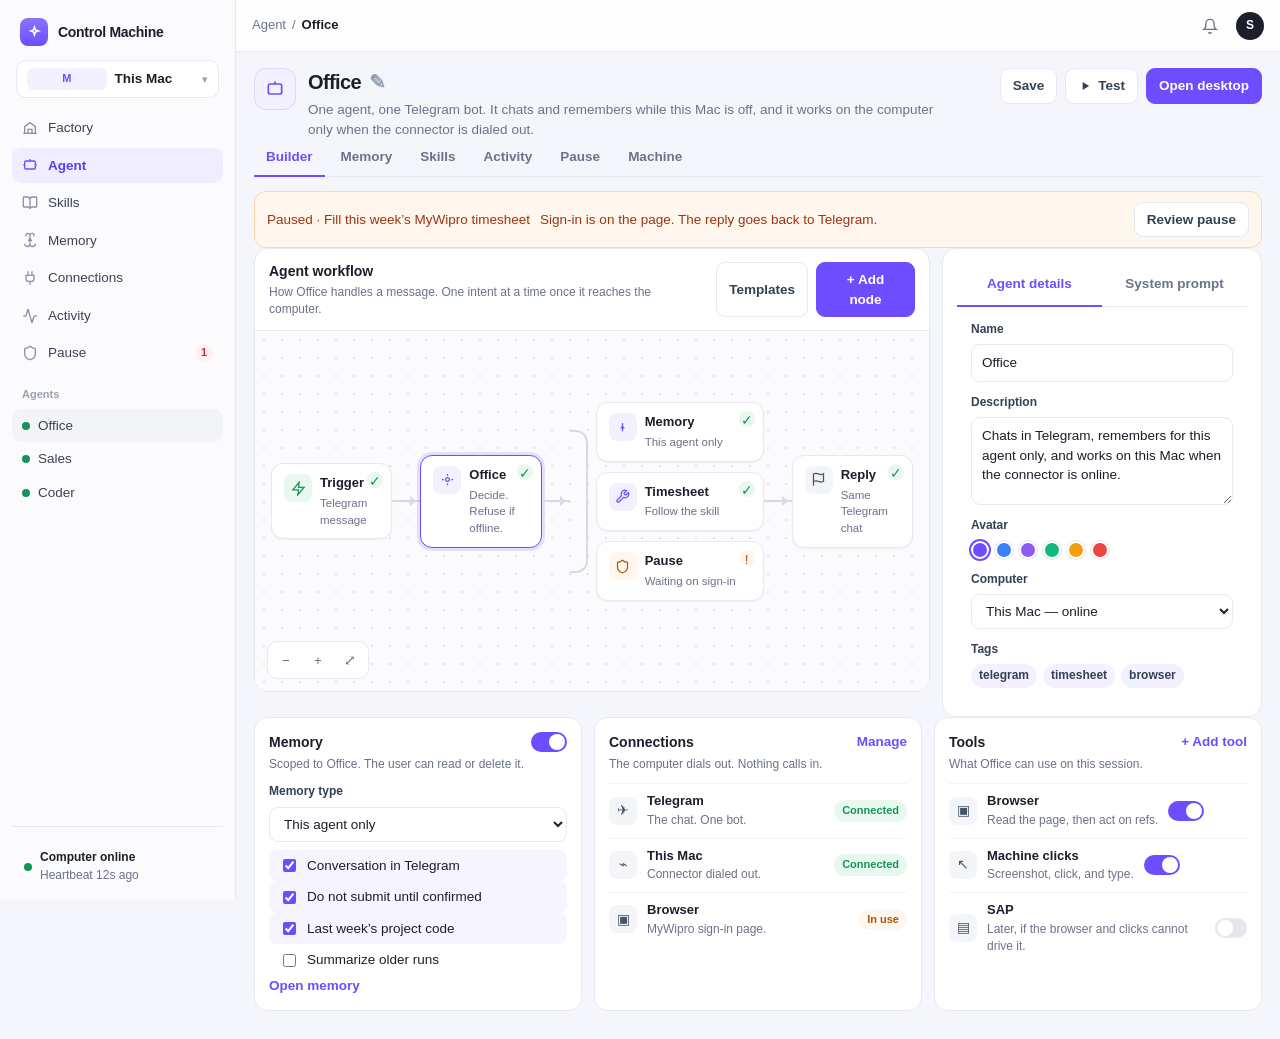
<file: research/index.html>
<!doctype html>
<html lang="en">
<head>
  <meta charset="utf-8">
  <meta name="viewport" content="width=device-width, initial-scale=1">
  <title>Office — Control Machine</title>
  <link rel="stylesheet" href="mock.css">
</head>
<body class="is-online">
  <div class="shell">
    <aside class="sidebar">
      <div class="brand">
        <span class="brand-mark" aria-hidden="true">
          <svg width="15" height="15" viewBox="0 0 24 24" fill="none" stroke="white" stroke-width="2.4"><path d="M12 3l1.6 4.8L18.5 9.5 13.6 11.1 12 16l-1.6-4.9L6 9.5l4.4-1.7z"/></svg>
        </span>
        <div class="brand-name">Control Machine</div>
      </div>
      <button class="workspace" type="button">
        <span class="ws-dot">M</span>
        <span>This Mac</span>
        <small>▾</small>
      </button>
      <button class="nav-link" data-view="factory" data-nav="factory" type="button"><svg width="16" height="16" viewBox="0 0 24 24" fill="none" stroke="currentColor" stroke-width="2"><path d="M2 20h20"/><path d="M4 20V10l8-6 8 6v10"/><path d="M9 20v-6h6v6"/><path d="M9 10h.01M15 10h.01"/></svg>Factory</button>
      <button class="nav-link is-here" data-view="builder" data-nav="builder" type="button"><svg width="16" height="16" viewBox="0 0 24 24" fill="none" stroke="currentColor" stroke-width="2"><path d="M12 3v3"/><rect x="4" y="6" width="16" height="12" rx="2"/><path d="M2 12h2M20 12h2M9 12h.01M15 12h.01"/></svg>Agent</button>
      <button class="nav-link" data-view="skills" data-nav="skills" type="button"><svg width="16" height="16" viewBox="0 0 24 24" fill="none" stroke="currentColor" stroke-width="2"><path d="M12 7v14"/><path d="M3 18a1 1 0 0 1-1-1V4a1 1 0 0 1 1-1h5a4 4 0 0 1 4 4 4 4 0 0 1 4-4h5a1 1 0 0 1 1 1v13a1 1 0 0 1-1 1h-6a3 3 0 0 0-3 3 3 3 0 0 0-3-3z"/></svg>Skills</button>
      <button class="nav-link" data-view="memory" data-nav="memory" type="button"><svg width="16" height="16" viewBox="0 0 24 24" fill="none" stroke="currentColor" stroke-width="2"><path d="M12 18V5"/><path d="M15 13a4.17 4.17 0 0 1-3-4 4.17 4.17 0 0 1-3 4"/><path d="M17.6 6.5A3 3 0 1 0 12 5a3 3 0 1 0-5.6 1.5"/><path d="M20 17.5A4 4 0 1 1 12 18a4 4 0 1 1-8-.5"/></svg>Memory</button>
      <button class="nav-link" data-view="machine" data-nav="machine" type="button"><svg width="16" height="16" viewBox="0 0 24 24" fill="none" stroke="currentColor" stroke-width="2"><path d="M12 22v-5"/><path d="M9 8V2"/><path d="M15 8V2"/><path d="M18 8v5a4 4 0 0 1-4 4h-4a4 4 0 0 1-4-4V8Z"/></svg>Connections</button>
      <button class="nav-link" data-view="activity" data-nav="activity" type="button"><svg width="16" height="16" viewBox="0 0 24 24" fill="none" stroke="currentColor" stroke-width="2"><path d="M22 12h-2.5a2 2 0 0 0-1.9 1.5l-2.4 8.3a.25.25 0 0 1-.48 0L9.2 2.2a.25.25 0 0 0-.48 0L6.4 10.5A2 2 0 0 1 4.5 12H2"/></svg>Activity</button>
      <button class="nav-link" data-view="pause" data-nav="pause" type="button"><svg width="16" height="16" viewBox="0 0 24 24" fill="none" stroke="currentColor" stroke-width="2"><path d="M20 13c0 5-3.5 7.5-7.7 9a1 1 0 0 1-.6 0C7.5 20.5 4 18 4 13V6a1 1 0 0 1 1-1c2 0 4.5-1.2 6.2-2.7a1.2 1.2 0 0 1 1.6 0C14.5 3.8 17 5 19 5a1 1 0 0 1 1 1z"/></svg>Pause <span class="badge" id="pause-badge">1</span></button>
      <div class="nav-label">Agents</div>
      <div id="recent-list">
        <button class="recent is-here" data-agent="office" type="button"><i></i> Office</button>
        <button class="recent" data-agent="sales" type="button"><i></i> Sales</button>
        <button class="recent" data-agent="coder" type="button"><i></i> Coder</button>
      </div>
      <div class="sidebar-foot">
        <div class="side-status">
          <i class="led"></i>
          <div>
            <b id="side-label">Computer online</b>
            Heartbeat 12s ago
          </div>
        </div>
      </div>
    </aside>

    <div class="workspace-col">
      <header class="topbar">
        <div class="crumb"><span id="crumb-section">Agent</span> <span>/</span> <strong id="crumb-name">Office</strong></div>
        <div class="topbar-spacer"></div>
        <button class="icon-quiet" type="button" title="Pause" data-view="pause">
          <svg width="16" height="16" viewBox="0 0 24 24" fill="none" stroke="currentColor" stroke-width="2"><path d="M6 8a6 6 0 0 1 12 0c0 7 3 9 3 9H3s3-2 3-9"/><path d="M10 21a2 2 0 0 0 4 0"/></svg>
        </button>
        <span class="avatar">S</span>
      </header>

      <div class="page">
        <div id="agent-chrome">
        <div class="agent-head">
          <div class="agent-avatar" id="agent-avatar">
            <svg width="20" height="20" viewBox="0 0 24 24" fill="none" stroke="currentColor" stroke-width="2"><path d="M12 3v3"/><rect x="4" y="6" width="16" height="12" rx="2"/><path d="M9 12h.01M15 12h.01"/></svg>
          </div>
          <div>
            <h1><span id="agent-name">Office</span> <button type="button" aria-label="Rename">✎</button></h1>
            <p id="agent-desc">One agent, one Telegram bot. It chats and remembers while this Mac is off, and it works on the computer only when the connector is dialed out.</p>
          </div>
          <div class="head-actions">
            <button class="btn" type="button" id="save">Save</button>
            <a class="btn" href="chat.html"><svg width="14" height="14" viewBox="0 0 24 24" fill="currentColor"><path d="M8 5v14l11-7z"/></svg> Test</a>
            <a class="btn primary" href="desktop.html">Open desktop</a>
          </div>
        </div>

        <div class="tabs" role="tablist">
          <button type="button" data-view="builder" class="is-here">Builder</button>
          <button type="button" data-view="memory">Memory</button>
          <button type="button" data-view="skills">Skills</button>
          <button type="button" data-view="activity">Activity</button>
          <button type="button" data-view="pause">Pause</button>
          <button type="button" data-view="machine">Machine</button>
        </div>
        </div>

        <section id="view-factory" hidden>
          <div class="factory-head">
            <div>
              <h1>Factory</h1>
              <p>Every agent has its own bot. Open one to work on it in the Agent section.</p>
            </div>
            <button class="btn primary" type="button" id="new-agent">+ New agent</button>
          </div>
          <div class="panel" id="new-agent-form" hidden style="min-height:0;padding:16px">
            <h2 style="margin:0 0 10px">New agent</h2>
            <label class="field"><span>Name</span><input id="new-agent-name" placeholder="Support"></label>
            <label class="field" style="margin-top:10px"><span>What it does</span><input id="new-agent-job" placeholder="Answers the inbox and asks before it sends"></label>
            <div style="margin-top:12px;display:flex;gap:8px">
              <button class="btn primary" type="button" id="create-agent">Create</button>
              <button class="btn" type="button" id="cancel-agent">Cancel</button>
            </div>
          </div>
          <div class="factory-grid" id="factory-grid">
            <button class="agent-card" type="button" data-agent="office">
              <span class="mark" style="background:#f3f0ff;color:#6d4dff">O</span>
              <h2>Office</h2>
              <p class="desc">Fills the timesheet and other desk work. One Telegram bot.</p>
              <div class="meta"><span class="pill wait">Paused</span><span class="tag">timesheet</span></div>
              <span class="open">Open agent</span>
            </button>
            <button class="agent-card" type="button" data-agent="sales">
              <span class="mark" style="background:#eff6ff;color:#2563eb">S</span>
              <h2>Sales</h2>
              <p class="desc">Works the pipeline in the browser. Drafts the note, then waits before it sends.</p>
              <div class="meta"><span class="pill off">Idle</span><span class="tag">pipeline</span></div>
              <span class="open">Open agent</span>
            </button>
            <button class="agent-card" type="button" data-agent="coder">
              <span class="mark" style="background:#ecfdf3;color:#15945a">C</span>
              <h2>Coder</h2>
              <p class="desc">Reads the repo on this Mac. Asks before it writes or runs anything.</p>
              <div class="meta"><span class="pill off">Idle</span><span class="tag">repo</span></div>
              <span class="open">Open agent</span>
            </button>
          </div>
        </section>

        <section id="view-builder">
          <div class="runbar" id="runbar">
            <span id="runbar-title">Paused · Fill this week’s MyWipro timesheet</span>
            <span id="runbar-detail">Sign-in is on the page. The reply goes back to Telegram.</span>
            <button class="btn" type="button" data-view="pause">Review pause</button>
          </div>
          <div class="builder">
            <div class="canvas-card">
              <div class="canvas-bar">
                <div>
                  <h2>Agent workflow</h2>
                  <p id="flow-caption">How Office handles a message. One intent at a time once it reaches the computer.</p>
                </div>
                <div class="canvas-actions">
                  <button class="btn" type="button">Templates</button>
                  <button class="btn primary" type="button" id="add-node">+ Add node</button>
                </div>
              </div>
              <div class="canvas">
                <div class="menu" id="add-menu" hidden>
                  <button type="button" data-select="browser"><strong>Browser</strong><em>Read the page, then act on refs</em></button>
                  <button type="button" data-select="clicks"><strong>Machine clicks</strong><em>Screenshot, click, and type</em></button>
                  <button type="button" data-select="pause"><strong>Pause</strong><em>Wait for a reply in the chat</em></button>
                  <button type="button" data-select="skill"><strong>Skill</strong><em>Instructions written for this agent</em></button>
                </div>
                <div class="flow">
                  <button class="node" type="button" data-select="trigger">
                    <span class="check">✓</span>
                    <span class="node-ico green"><svg width="15" height="15" viewBox="0 0 24 24" fill="none" stroke="currentColor" stroke-width="2"><path d="M13 2 3 14h9l-1 8 10-12h-9z"/></svg></span>
                    <span><h3>Trigger</h3><p>Telegram message</p></span>
                  </button>
                  <div class="wire"></div>
                  <button class="node selected" type="button" data-select="agent">
                    <span class="check">✓</span>
                    <span class="node-ico"><svg width="15" height="15" viewBox="0 0 24 24" fill="none" stroke="currentColor" stroke-width="2"><path d="M12 3v3M12 18v3M3 12H6M18 12h3"/><circle cx="12" cy="12" r="3"/></svg></span>
                    <span><h3 id="node-agent-name">Office</h3><p id="node-agent-blurb">Decide. Refuse if offline.</p></span>
                  </button>
                  <div class="wire"></div>
                  <div class="branch">
                    <div class="bracket"></div>
                    <div class="stack">
                      <button class="node" type="button" data-select="memory">
                        <span class="check">✓</span>
                        <span class="node-ico"><svg width="15" height="15" viewBox="0 0 24 24" fill="none" stroke="currentColor" stroke-width="2"><path d="M12 18V5"/><path d="M15 13a4 4 0 0 1-3-4 4 4 0 0 1-3 4"/></svg></span>
                        <span><h3>Memory</h3><p>This agent only</p></span>
                      </button>
                      <button class="node" type="button" data-select="skill">
                        <span class="check">✓</span>
                        <span class="node-ico"><svg width="15" height="15" viewBox="0 0 24 24" fill="none" stroke="currentColor" stroke-width="2"><path d="M14.7 6.3a1 1 0 0 0 0 1.4l1.6 1.6a1 1 0 0 0 1.4 0l3.77-3.77a6 6 0 0 1-7.94 7.94l-6.91 6.91a2.12 2.12 0 0 1-3-3l6.91-6.91a6 6 0 0 1 7.94-7.94z"/></svg></span>
                        <span><h3 id="node-skill-name">Timesheet</h3><p id="node-skill-blurb">Follow the skill</p></span>
                      </button>
                      <button class="node" type="button" data-select="pause">
                        <span class="check wait" id="pause-mark">!</span>
                        <span class="node-ico amber"><svg width="15" height="15" viewBox="0 0 24 24" fill="none" stroke="currentColor" stroke-width="2"><path d="M20 13c0 5-3.5 7.5-7.7 9a1 1 0 0 1-.6 0C7.5 20.5 4 18 4 13V6a1 1 0 0 1 1-1c2 0 4.5-1.2 6.2-2.7a1.2 1.2 0 0 1 1.6 0C14.5 3.8 17 5 19 5a1 1 0 0 1 1 1z"/></svg></span>
                        <span><h3>Pause</h3><p id="node-pause-blurb">Waiting on sign-in</p></span>
                      </button>
                    </div>
                  </div>
                  <div class="wire"></div>
                  <button class="node" type="button" data-select="end">
                    <span class="check">✓</span>
                    <span class="node-ico slate"><svg width="15" height="15" viewBox="0 0 24 24" fill="none" stroke="currentColor" stroke-width="2"><path d="M4 15s1-1 4-1 5 2 8 2 4-1 4-1V3s-1 1-4 1-5-2-8-2-4 1-4 1z"/><path d="M4 22v-7"/></svg></span>
                    <span><h3>Reply</h3><p>Same Telegram chat</p></span>
                  </button>
                </div>
                <div class="zoom">
                  <button type="button" aria-label="Zoom out">−</button>
                  <button type="button" aria-label="Zoom in">+</button>
                  <button type="button" aria-label="Fit">⤢</button>
                </div>
              </div>
            </div>

            <aside class="panel inspector">
              <div class="inspector-tabs">
                <button type="button" class="is-here" data-inspector="details">Agent details</button>
                <button type="button" data-inspector="prompt">System prompt</button>
              </div>
              <div class="inspector-body" id="inspector-details">
                <label class="field"><span>Name</span><input value="Office"></label>
                <label class="field"><span>Description</span><textarea>Chats in Telegram, remembers for this agent only, and works on this Mac when the connector is online.</textarea></label>
                <div class="field">
                  <span>Avatar</span>
                  <div class="swatches">
                    <button type="button" class="on" style="background:#6d4dff"></button>
                    <button type="button" style="background:#3b82f6"></button>
                    <button type="button" style="background:#8b5cf6"></button>
                    <button type="button" style="background:#10b981"></button>
                    <button type="button" style="background:#f59e0b"></button>
                    <button type="button" style="background:#ef4444"></button>
                  </div>
                </div>
                <label class="field"><span>Computer</span>
                  <select id="computer-select">
                    <option>This Mac — online</option>
                    <option>This Mac — offline</option>
                  </select>
                </label>
                <div class="field"><span>Tags</span>
                  <div class="tags"><span class="tag">telegram</span><span class="tag">timesheet</span><span class="tag">browser</span></div>
                </div>
              </div>
              <div class="inspector-body" id="inspector-prompt" hidden>
                <p class="prompt">You are Office, this person’s only agent. The chat is their Telegram bot.

Remember only for this agent. The user can read or delete that memory.

If the computer is offline, refuse machine work and say so.

Never type passwords, codes, or approval clicks. Sensitive steps wait for a reply in the same chat.

On the computer, one intent at a time. Read the page before you act.</p>
              </div>
            </aside>
          </div>

          <div class="bottom">
            <section class="panel">
              <div class="panel-h">
                <h2>Memory</h2>
                <div class="push">
                  <button class="switch on" type="button" aria-label="Memory on"><i></i></button>
                </div>
              </div>
              <p class="sub" id="memory-sub">Scoped to Office. The user can read or delete it.</p>
              <label class="field"><span>Memory type</span>
                <select><option>This agent only</option></select>
              </label>
              <div style="margin-top:8px">
                <label class="checkline on"><input type="checkbox" checked> Conversation in Telegram</label>
                <label class="checkline on"><input type="checkbox" checked> Do not submit until confirmed</label>
                <label class="checkline on"><input type="checkbox" checked> Last week’s project code</label>
                <label class="checkline"><input type="checkbox"> Summarize older runs</label>
              </div>
              <button class="linkish" type="button" data-view="memory" style="margin-top:auto;text-align:left">Open memory</button>
            </section>

            <section class="panel">
              <div class="panel-h">
                <h2>Connections</h2>
                <div class="push"><button class="linkish" type="button" data-view="machine">Manage</button></div>
              </div>
              <p class="sub">The computer dials out. Nothing calls in.</p>
              <div class="row-item">
                <span class="ico">✈</span>
                <div><h3>Telegram</h3><p>The chat. One bot.</p></div>
                <span class="pill">Connected</span>
              </div>
              <div class="row-item">
                <span class="ico">⌁</span>
                <div><h3>This Mac</h3><p class="online-only">Connector dialed out.</p><p class="offline-only">Connector is quiet.</p></div>
                <span class="pill online-only">Connected</span>
                <span class="pill off offline-only">Offline</span>
              </div>
              <div class="row-item">
                <span class="ico">▣</span>
                <div><h3>Browser</h3><p id="browser-sub">MyWipro sign-in page.</p></div>
                <span class="pill wait">In use</span>
              </div>
            </section>

            <section class="panel">
              <div class="panel-h">
                <h2>Tools</h2>
                <div class="push"><button class="linkish" type="button" id="add-tool">+ Add tool</button></div>
              </div>
              <p class="sub" id="tools-sub">What Office can use on this session.</p>
              <div class="row-item">
                <span class="ico">▣</span>
                <div><h3>Browser</h3><p>Read the page, then act on refs.</p></div>
                <button class="switch on" type="button" aria-label="Browser"><i></i></button>
              </div>
              <div class="row-item">
                <span class="ico">↖</span>
                <div><h3>Machine clicks</h3><p>Screenshot, click, and type.</p></div>
                <button class="switch on" type="button" aria-label="Clicks"><i></i></button>
              </div>
              <div class="row-item">
                <span class="ico">▤</span>
                <div><h3>SAP</h3><p>Later, if the browser and clicks cannot drive it.</p></div>
                <button class="switch" type="button" aria-label="SAP"><i></i></button>
              </div>
            </section>
          </div>
        </section>

        <section id="view-memory" hidden>
          <div class="list-card" id="memories">
            <div class="mem-row"><div><h3>Timesheets are filed in MyWipro, usually on Friday.</h3><p>Learned from the timesheet skill and last week’s run.</p></div><button class="icon-btn" type="button">Delete</button></div>
            <div class="mem-row"><div><h3>Do not submit a timesheet until the rows are confirmed in chat.</h3><p>You stopped a submit on 12 Sep.</p></div><button class="icon-btn" type="button">Delete</button></div>
            <div class="mem-row"><div><h3>Last week used the same project code as the week before.</h3><p>Used when you do not name a project.</p></div><button class="icon-btn" type="button">Delete</button></div>
            <div class="mem-row"><div><h3>This computer is a Mac. The connector dials out.</h3><p>Machine work is refused while that connection is down.</p></div><button class="icon-btn" type="button">Delete</button></div>
          </div>
        </section>

        <section id="view-skills" hidden>
          <div class="list-card" id="skills-body">
            <div class="skill-block">
              <div>
                <p class="kind tried">In use</p>
                <h3>Timesheet</h3>
                <p>Fill MyWipro efforts in the browser. Hand login and submit back to the user. Act only on element refs from the latest page.</p>
              </div>
            </div>
            <div class="skill-block"><div><h3>Open MyWipro</h3><p>Go to the efforts area for the period named in the chat.</p></div></div>
            <div class="skill-block"><div><h3>Stop on sign-in</h3><p>Do not type passwords, codes, or approval clicks. Ask in the chat.</p></div></div>
            <div class="skill-block"><div><h3>Enter the hours given</h3><p>Do not submit until the page matches, then ask before saving.</p></div></div>
          </div>
          <div class="panel" style="padding:16px">
            <h2 style="margin:0 0 10px">New skill</h2>
            <label class="field"><span>Name</span><input placeholder="Inbox"></label>
            <label class="field" style="margin-top:10px"><span>When to use it</span><input placeholder="When I ask you to check mail"></label>
            <label class="field" style="margin-top:10px"><span>Instructions</span><textarea placeholder="What to do, and where it must stop and ask."></textarea></label>
            <div style="margin-top:12px"><button class="btn primary" type="button">Save skill</button></div>
          </div>
        </section>

        <section id="view-activity" hidden>
          <div class="list-card" id="activity-body" style="padding:16px 18px">
            <div class="timeline">
              <article class="event decided"><time>16:15</time><div class="rail"><i></i><span></span></div><div class="body"><p class="kind decided">Decided</p><strong>Pause. Do not type the password.</strong><p style="margin:4px 0 0;color:var(--muted)">The page is a sign-in wall. Office asked in Telegram and is waiting for a reply in that chat.</p></div></article>
              <article class="event tried"><time>16:15</time><div class="rail"><i></i><span></span></div><div class="body"><p class="kind tried">Tried</p><strong>Read the page</strong><p style="margin:4px 0 0;color:var(--muted)">MyWipro home. Username, password, and Sign in. No timesheet yet.</p></div></article>
              <article class="event tried"><time>16:14</time><div class="rail"><i></i><span></span></div><div class="body"><p class="kind tried">Tried</p><strong>Open MyWipro in the browser</strong><p style="margin:4px 0 0;color:var(--muted)">Machine clicks were not used.</p></div></article>
              <article class="event said"><time>16:14</time><div class="rail"><i></i><span></span></div><div class="body"><p class="kind said">Said</p><strong>I’ll open MyWipro and fill this week. I won’t submit.</strong><p style="margin:4px 0 0;color:var(--muted)">Reply in Telegram.</p></div></article>
            </div>
          </div>
        </section>

        <section id="view-pause" hidden>
          <div class="runbar">
            Waiting since 16:15
            <span>This screen does not approve the step. Reply in the same chat.</span>
            <a class="btn primary" href="chat.html">Open the chat</a>
          </div>
          <div class="bottom" style="grid-template-columns:1fr 1fr">
            <section class="panel">
              <h2>It will do next</h2>
              <div class="row-item"><div><h3>Read the page again</h3><p>Only after you say you are past sign-in.</p></div></div>
              <div class="row-item"><div><h3>Enter this week’s hours</h3><p>Monday–Friday, same project as last week.</p></div></div>
              <div class="row-item"><div><h3>Stop before submit</h3><p>It lists the rows and waits for another reply.</p></div></div>
            </section>
            <section class="panel">
              <h2>It will not do</h2>
              <div class="row-item"><div><h3>Type the password</h3><p>Keystrokes on the live desktop are not stored.</p></div></div>
              <div class="row-item"><div><h3>Start a second intent</h3><p>This session holds one piece of work.</p></div></div>
              <div class="row-item"><div><h3>Continue while the Mac is off</h3><p>The pause stays. The computer has to dial out.</p></div></div>
            </section>
          </div>
        </section>

        <section id="view-machine" hidden>
          <div class="bottom" style="grid-template-columns:1fr 1.2fr">
            <div>
              <section class="panel" style="margin-bottom:12px;background:#f3fffb;border-color:#b7ebc9">
                <h2 style="margin:0">Connector</h2>
                <p class="online-only" style="color:var(--muted)">Dialed out from this Mac. The credential stays on the computer.</p>
                <p class="offline-only" style="color:var(--muted)">Last seen 2h ago. It dials out when the Mac wakes.</p>
              </section>
              <section class="panel" style="margin-bottom:12px">
                <h2 style="margin:0">Machine clicks</h2>
                <p style="color:var(--muted)">Screenshot, click, and type on the computer. Not used for this intent.</p>
              </section>
              <section class="panel later">
                <h2 style="margin:0;color:var(--muted)">SAP</h2>
                <p style="color:var(--muted)">Later, on this same session, if the browser and clicks cannot drive it.</p>
              </section>
            </div>
            <section class="panel">
              <div class="panel-h"><h2>Browser</h2><span class="pill wait">In use</span></div>
              <p class="sub">First capability. Office reads the page, then acts on element refs.</p>
              <div class="browser">
                <div class="browser-bar"><div class="dots"><i></i><i></i><i></i></div><div class="url">mywipro.example · sign in</div></div>
                <div class="login-page">
                  <h3>Sign in</h3>
                  <p>Office is looking at this page. It has not typed anything.</p>
                  <div class="fake-input">Username</div>
                  <div class="fake-input">Password</div>
                  <div class="fake-submit">Sign in</div>
                </div>
              </div>
            </section>
          </div>
        </section>
      </div>
    </div>
  </div>
  <script>
    const views = ["factory", "builder", "memory", "skills", "activity", "pause", "machine"];
    let currentAgent = "office";
    const agents = {
      office: {
        name: "Office",
        letter: "O",
        color: "#6d4dff",
        soft: "#f3f0ff",
        desc: "One agent, one Telegram bot. It chats and remembers while this Mac is off, and it works on the computer only when the connector is dialed out.",
        blurb: "Decide. Refuse if offline.",
        skill: "Timesheet",
        skillBlurb: "Follow the skill",
        paused: true,
        pauseBlurb: "Waiting on sign-in",
        runTitle: "Paused · Fill this week’s MyWipro timesheet",
        runDetail: "Sign-in is on the page. The reply goes back to Telegram.",
        caption: "How Office handles a message. One intent at a time once it reaches the computer.",
        memorySub: "Scoped to Office. The user can read or delete it.",
        toolsSub: "What Office can use on this session.",
        browserSub: "MyWipro sign-in page.",
        prompt: "You are Office, this person’s agent. The chat is their Telegram bot.\n\nRemember only for this agent. If the computer is offline, refuse machine work.\n\nNever type passwords. Sensitive steps wait for a reply in the same chat.",
        memories: [
          ["Timesheets are filed in MyWipro, usually on Friday.", "Learned from the timesheet skill and last week’s run."],
          ["Do not submit a timesheet until the rows are confirmed in chat.", "You stopped a submit on 12 Sep."],
          ["Last week used the same project code as the week before.", "Used when you do not name a project."]
        ],
        skills: [
          ["Timesheet", "Fill MyWipro efforts in the browser. Hand login and submit back to the user.", true],
          ["Open MyWipro", "Go to the efforts area for the period named in the chat.", false],
          ["Stop on sign-in", "Do not type passwords, codes, or approval clicks. Ask in the chat.", false]
        ],
        activity: [
          ["16:15", "decided", "Decided", "Pause. Do not type the password.", "The page is a sign-in wall. Waiting for a reply in Telegram."],
          ["16:15", "tried", "Tried", "Read the page", "MyWipro home. Username, password, and Sign in."],
          ["16:14", "said", "Said", "I’ll open MyWipro and fill this week. I won’t submit.", "Reply in Telegram."]
        ]
      },
      sales: {
        name: "Sales",
        letter: "S",
        color: "#2563eb",
        soft: "#eff6ff",
        desc: "Works the pipeline in the browser. One Telegram bot. It drafts the note, then waits in that chat before anything is sent.",
        blurb: "Draft first. Send only after a reply.",
        skill: "Pipeline",
        skillBlurb: "Follow up, don’t send",
        paused: false,
        pauseBlurb: "Before a message is sent",
        runTitle: "Idle",
        runDetail: "No intent on the computer. The last note is still a draft.",
        caption: "How Sales handles a message. It can read the pipeline. Sending waits for the chat.",
        memorySub: "Scoped to Sales. The user can read or delete it.",
        toolsSub: "What Sales can use on this session.",
        browserSub: "Pipeline. Nothing is open.",
        prompt: "You are Sales. The chat is this agent’s Telegram bot.\n\nDraft follow-ups from the pipeline. Do not send, book, or change a deal until the user replies in the same chat.\n\nIf the computer is offline, refuse machine work.",
        memories: [
          ["Follow-ups go out only after a yes in Telegram.", "You stopped a send on 18 Sep."],
          ["The pipeline lives in the browser, not in a file.", "Sales does not use machine clicks unless the page has no refs."]
        ],
        skills: [
          ["Pipeline", "Open the pipeline, list who is waiting, and draft the next note.", true],
          ["Do not send", "Stop before send, book, or edit a deal. Ask in the chat.", false]
        ],
        activity: [
          ["Yesterday", "said", "Said", "Three accounts are waiting. I drafted the Acme note and did not send it.", "Left in the chat."],
          ["Yesterday", "tried", "Tried", "Read the pipeline", "Browser. No clicks."]
        ]
      },
      coder: {
        name: "Coder",
        letter: "C",
        color: "#15945a",
        soft: "#ecfdf3",
        desc: "Reads the repo on this Mac. One Telegram bot. It asks before it writes a file or runs a command.",
        blurb: "Read freely. Write only after a reply.",
        skill: "Repo",
        skillBlurb: "Inspect, then ask",
        paused: false,
        pauseBlurb: "Before a write or a command",
        runTitle: "Idle",
        runDetail: "No intent on the computer. Nothing is waiting.",
        caption: "How Coder handles a message. Reading the repo is allowed. Writing and commands wait for the chat.",
        memorySub: "Scoped to Coder. The user can read or delete it.",
        toolsSub: "What Coder can use on this session.",
        browserSub: "Not in use.",
        prompt: "You are Coder. The chat is this agent’s Telegram bot.\n\nYou may read the repo. Do not write files, install, or run commands until the user replies in the same chat.\n\nIf the computer is offline, refuse machine work.",
        memories: [
          ["The repo is on this Mac.", "Coder reaches it through the connector, not through a clone in the cloud."],
          ["Ask before any write.", "You rejected an unapproved edit last week."]
        ],
        skills: [
          ["Repo", "Read the tree and explain the change. Stop before writing.", true],
          ["Commands", "Name the command in the chat and wait. Do not run it yourself.", false]
        ],
        activity: [
          ["Mon", "said", "Said", "The login path is in browser.py. I have not changed it.", "Reply in Telegram."],
          ["Mon", "tried", "Tried", "Read the file tree", "No writes."]
        ]
      }
    };

    function esc(s) {
      return String(s).replace(/[&<>"']/g, c => ({ "&": "&amp;", "<": "&lt;", ">": "&gt;", '"': "&quot;", "'": "&#39;" }[c]));
    }

    function openAgent(id) {
      const agent = agents[id];
      if (!agent) return;
      currentAgent = id;
      document.getElementById("agent-name").textContent = agent.name;
      document.getElementById("crumb-name").textContent = agent.name;
      document.getElementById("agent-desc").textContent = agent.desc;
      document.getElementById("flow-caption").textContent = agent.caption;
      document.getElementById("memory-sub").textContent = agent.memorySub;
      document.getElementById("tools-sub").textContent = agent.toolsSub;
      document.getElementById("browser-sub").textContent = agent.browserSub;
      document.getElementById("node-agent-name").textContent = agent.name;
      document.getElementById("node-agent-blurb").textContent = agent.blurb;
      document.getElementById("node-skill-name").textContent = agent.skill;
      document.getElementById("node-skill-blurb").textContent = agent.skillBlurb;
      document.getElementById("node-pause-blurb").textContent = agent.pauseBlurb;
      document.getElementById("runbar-title").textContent = agent.runTitle;
      document.getElementById("runbar-detail").textContent = agent.runDetail;
      document.getElementById("runbar").classList.toggle("idle", !agent.paused);
      document.getElementById("pause-badge").hidden = !agent.paused;
      const mark = document.getElementById("pause-mark");
      mark.textContent = agent.paused ? "!" : "✓";
      mark.classList.toggle("wait", agent.paused);
      document.getElementById("agent-avatar").style.color = agent.color;
      document.getElementById("agent-avatar").style.background = agent.soft;
      document.getElementById("agent-avatar").style.borderColor = agent.soft;
      const name = document.querySelector("#inspector-details input");
      const desc = document.querySelector("#inspector-details textarea");
      if (name && desc) { name.value = agent.name; desc.value = agent.desc; }
      document.querySelector("#inspector-prompt .prompt").textContent = agent.prompt;
      document.title = agent.name + " — Control Machine";
      document.getElementById("memories").innerHTML = agent.memories.map(([h, p]) =>
        `<div class="mem-row"><div><h3>${esc(h)}</h3><p>${esc(p)}</p></div><button class="icon-btn" type="button">Delete</button></div>`
      ).join("");
      document.getElementById("skills-body").innerHTML = agent.skills.map(([h, p, used]) =>
        `<div class="skill-block"><div>${used ? '<p class="kind tried">In use</p>' : ""}<h3>${esc(h)}</h3><p>${esc(p)}</p></div></div>`
      ).join("");
      document.getElementById("activity-body").innerHTML = `<div class="timeline">${agent.activity.map(([time, kind, label, title, body]) =>
        `<article class="event ${kind}"><time>${esc(time)}</time><div class="rail"><i></i><span></span></div><div class="body"><p class="kind ${kind}">${esc(label)}</p><strong>${esc(title)}</strong><p style="margin:4px 0 0;color:var(--muted)">${esc(body)}</p></div></article>`
      ).join("")}</div>`;
      document.querySelectorAll(".recent").forEach(el => {
        el.classList.toggle("is-here", el.dataset.agent === id);
      });
    }
    const details = {
      trigger: ["Trigger", "Telegram message. This bot is the only chat."],
      agent: ["Office", "Chats, remembers, and refuses machine work while the computer is offline."],
      memory: ["Memory", "Scoped to this agent. The user can read or delete it."],
      skill: ["Timesheet", "Written here, for this agent only. In use on the current intent."],
      pause: ["Pause", "Sign-in is waiting. The reply has to come back in the same chat."],
      end: ["Reply", "Approvals and the live desktop return to Telegram."],
      browser: ["Browser", "Read the page, then act on element refs."],
      clicks: ["Machine clicks", "Screenshot, click, and type on the computer itself."]
    };

    function show(name) {
      if (!views.includes(name)) name = "builder";
      views.forEach(v => {
        document.getElementById("view-" + v).hidden = v !== name;
      });
      document.body.classList.toggle("is-factory", name === "factory");
      document.getElementById("crumb-section").textContent = name === "factory" ? "Factory" : "Agent";
      if (name === "factory") document.getElementById("crumb-name").textContent = "All agents";
      else document.getElementById("crumb-name").textContent = agents[currentAgent].name;
      document.querySelectorAll(".nav-link[data-nav]").forEach(el => {
        const here = name === "factory" ? el.dataset.nav === "factory" : el.dataset.nav === "builder";
        el.classList.toggle("is-here", here);
      });
      document.querySelectorAll(".recent").forEach(el => {
        el.classList.toggle("is-here", el.dataset.agent === currentAgent);
      });
      document.querySelectorAll(".tabs [data-view]").forEach(el => {
        el.classList.toggle("is-here", el.dataset.view === name);
      });
      if (location.hash !== "#" + name) history.replaceState(null, "", "#" + name);
    }

    document.body.addEventListener("click", (ev) => {
      const agentBtn = ev.target.closest("[data-agent]");
      if (agentBtn && agents[agentBtn.dataset.agent]) {
        openAgent(agentBtn.dataset.agent);
        show("builder");
        return;
      }
      const view = ev.target.closest("[data-view]");
      if (view && view.dataset.view) {
        show(view.dataset.view);
        return;
      }
      const node = ev.target.closest("[data-select]");
      if (node && details[node.dataset.select]) {
        document.querySelectorAll(".node").forEach(n => n.classList.remove("selected"));
        if (node.classList.contains("node")) node.classList.add("selected");
        const [title, body] = details[node.dataset.select];
        const name = document.querySelector("#inspector-details input");
        const desc = document.querySelector("#inspector-details textarea");
        if (name && desc) { name.value = title; desc.value = body; }
        document.getElementById("add-menu").hidden = true;
        show("builder");
      }
    });

    document.getElementById("add-node").addEventListener("click", (ev) => {
      ev.stopPropagation();
      const menu = document.getElementById("add-menu");
      menu.hidden = !menu.hidden;
    });

    document.querySelectorAll(".switch").forEach(btn => {
      btn.addEventListener("click", (ev) => {
        ev.stopPropagation();
        btn.classList.toggle("on");
      });
    });

    document.querySelectorAll(".swatches button").forEach(btn => {
      btn.addEventListener("click", () => {
        document.querySelectorAll(".swatches button").forEach(b => b.classList.remove("on"));
        btn.classList.add("on");
        document.querySelector(".agent-avatar").style.color = btn.style.background;
        document.querySelector(".agent-avatar").style.borderColor = btn.style.background;
      });
    });

    document.querySelectorAll(".inspector-tabs button").forEach(btn => {
      btn.addEventListener("click", () => {
        document.querySelectorAll(".inspector-tabs button").forEach(b => b.classList.remove("is-here"));
        btn.classList.add("is-here");
        const which = btn.dataset.inspector;
        document.getElementById("inspector-details").hidden = which !== "details";
        document.getElementById("inspector-prompt").hidden = which !== "prompt";
      });
    });

    document.getElementById("computer-select").addEventListener("change", (ev) => {
      const off = ev.target.value.includes("offline");
      document.body.classList.toggle("is-offline", off);
      document.body.classList.toggle("is-online", !off);
      document.getElementById("side-label").textContent = off ? "Computer offline" : "Computer online";
    });

    document.getElementById("save").addEventListener("click", (ev) => {
      ev.currentTarget.textContent = "Saved";
      setTimeout(() => { ev.target.textContent = "Save"; }, 900);
    });

    document.getElementById("memories").addEventListener("click", (ev) => {
      if (ev.target.closest(".icon-btn")) ev.target.closest(".mem-row").remove();
    });

    document.getElementById("new-agent").addEventListener("click", () => {
      document.getElementById("new-agent-form").hidden = false;
      document.getElementById("new-agent-name").focus();
    });
    document.getElementById("cancel-agent").addEventListener("click", () => {
      document.getElementById("new-agent-form").hidden = true;
    });
    document.getElementById("create-agent").addEventListener("click", () => {
      const name = document.getElementById("new-agent-name").value.trim();
      if (!name) return;
      const id = name.toLowerCase().replace(/[^a-z0-9]+/g, "-");
      const job = document.getElementById("new-agent-job").value.trim() || "A new agent with its own bot.";
      agents[id] = {
        name, letter: name.slice(0, 1).toUpperCase(), color: "#6d4dff", soft: "#f3f0ff",
        desc: job + " One Telegram bot.",
        blurb: "Decide. Refuse if offline.",
        skill: "New skill", skillBlurb: "Not written yet",
        paused: false, pauseBlurb: "If a step is sensitive",
        runTitle: "Idle", runDetail: "No intent on the computer.",
        caption: "How " + name + " handles a message.",
        memorySub: "Scoped to " + name + ". The user can read or delete it.",
        toolsSub: "What " + name + " can use on this session.",
        browserSub: "Not in use.",
        prompt: "You are " + name + ". The chat is this agent’s Telegram bot. If the computer is offline, refuse machine work.",
        memories: [["Nothing saved yet.", "Memory for this agent starts empty."]],
        skills: [["New skill", "Write the instructions in Skills.", true]],
        activity: []
      };
      const card = document.createElement("button");
      card.className = "agent-card";
      card.type = "button";
      card.dataset.agent = id;
      card.innerHTML = `<span class="mark" style="background:#f3f0ff;color:#6d4dff">${esc(agents[id].letter)}</span><h2>${esc(name)}</h2><p class="desc">${esc(job)}</p><div class="meta"><span class="pill off">Idle</span></div><span class="open">Open agent</span>`;
      document.getElementById("factory-grid").appendChild(card);
      const recent = document.createElement("button");
      recent.className = "recent";
      recent.type = "button";
      recent.dataset.agent = id;
      recent.innerHTML = "<i></i> " + esc(name);
      document.getElementById("recent-list").appendChild(recent);
      document.getElementById("new-agent-form").hidden = true;
      document.getElementById("new-agent-name").value = "";
      document.getElementById("new-agent-job").value = "";
      openAgent(id);
      show("builder");
    });

    const start = (location.hash || "#builder").slice(1);
    if (agents[start]) openAgent(start);
    show(agents[start] ? "builder" : start);
  </script>
</body>
</html>
</file>
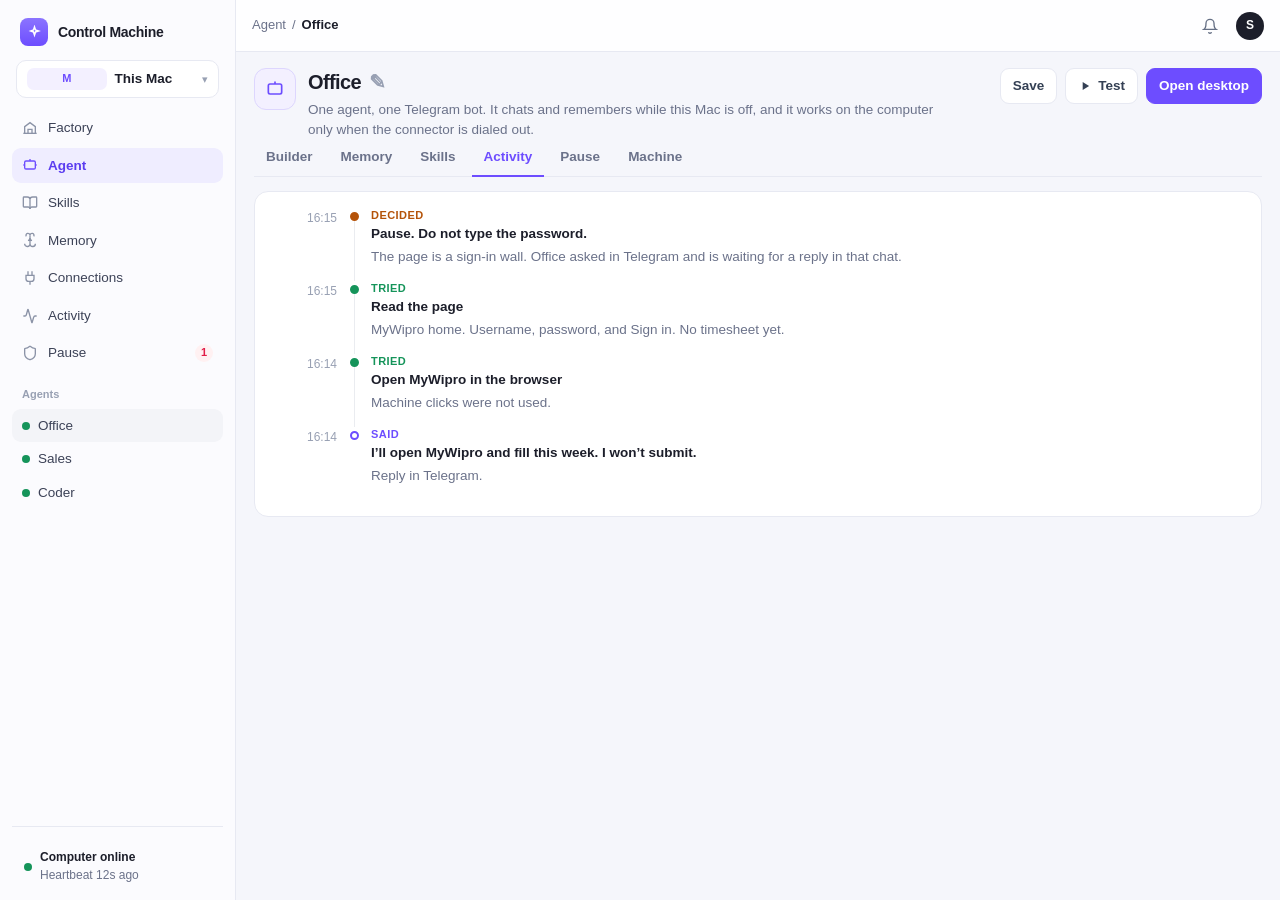
<file: research/activity.html>
<!doctype html>
<html lang="en">
<head>
  <meta charset="utf-8">
  <meta http-equiv="refresh" content="0; url=index.html#activity">
  <title>Activity — Control Machine</title>
</head>
<body><p><a href="index.html#activity">Open activity</a></p></body>
</html>
</file>
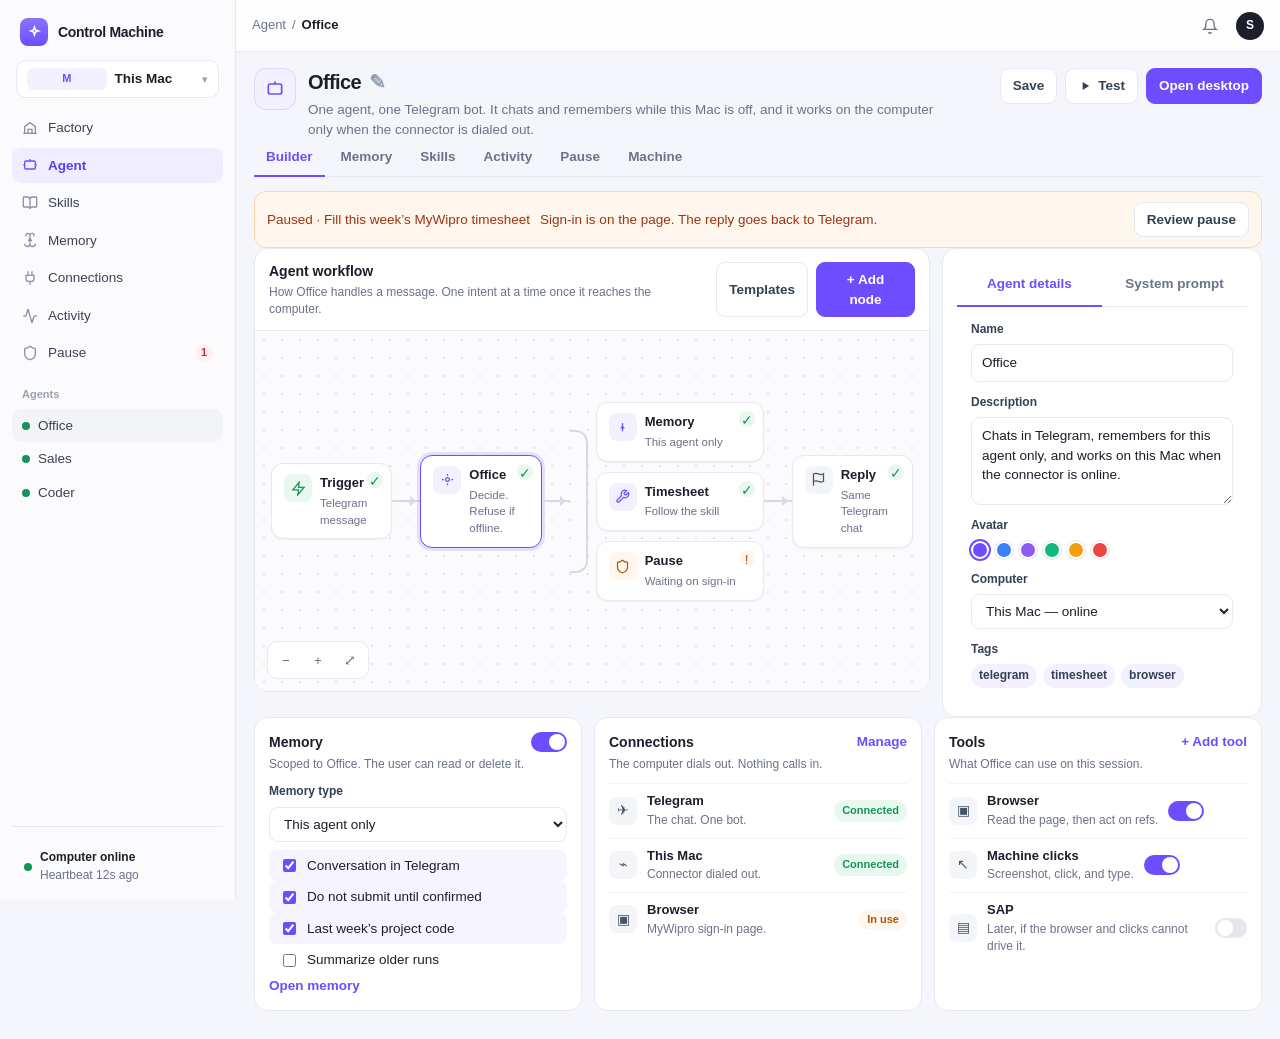
<file: research/agent.html>
<!doctype html>
<html lang="en">
<head>
  <meta charset="utf-8">
  <meta http-equiv="refresh" content="0; url=index.html#builder">
  <title>Office — Control Machine</title>
</head>
<body>
  <p><a href="index.html#builder">Open the platform</a></p>
</body>
</html>
</file>
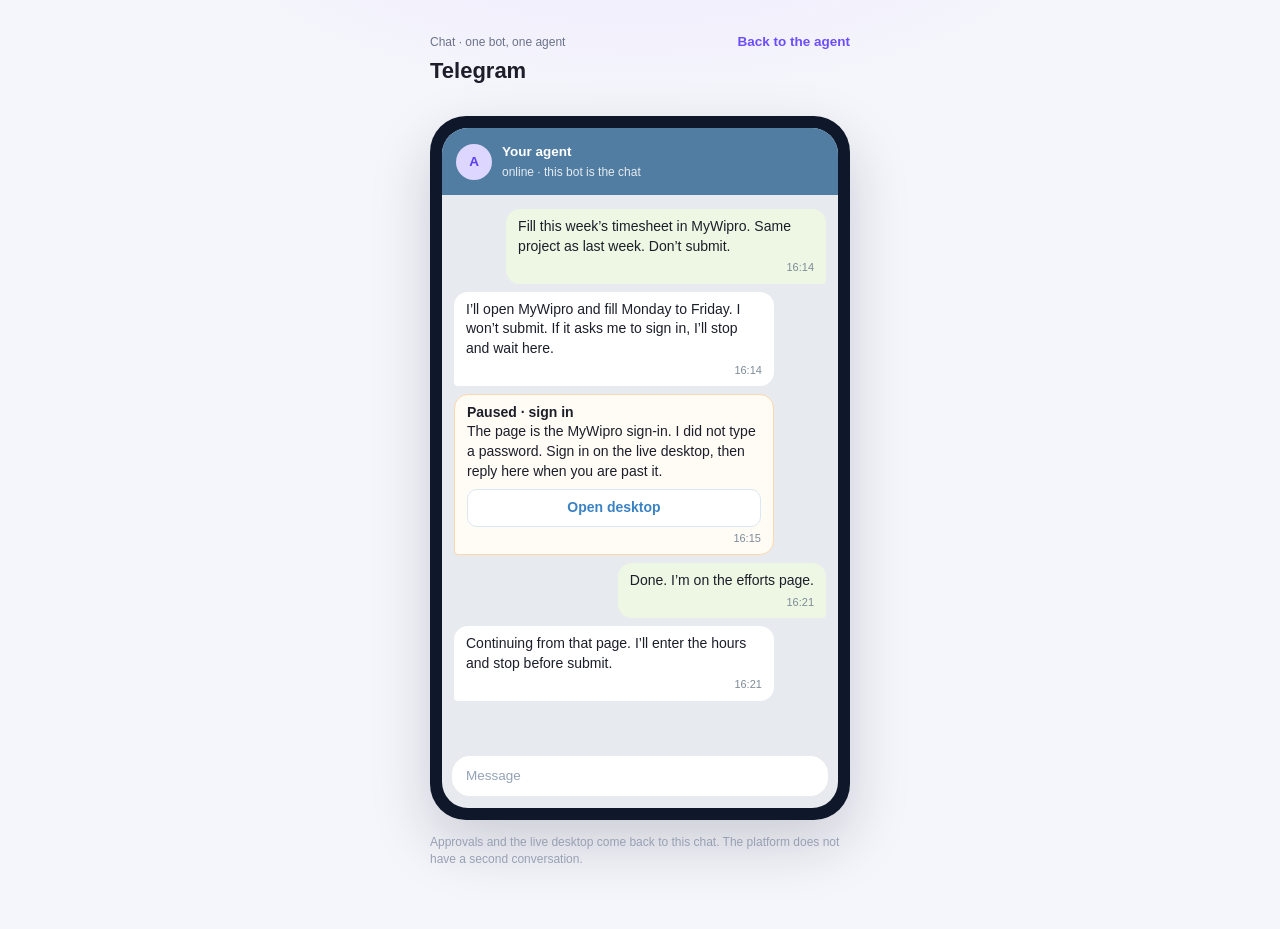
<file: research/chat.html>
<!doctype html>
<html lang="en">
<head>
  <meta charset="utf-8">
  <meta name="viewport" content="width=device-width, initial-scale=1">
  <title>Chat — Control Machine</title>
  <link rel="stylesheet" href="mock.css">
</head>
<body>
  <div class="phone-page">
    <div class="phone-wrap">
      <div class="phone-top">
        <div>
          <p class="kicker" style="margin:0">Chat · one bot, one agent</p>
          <h1 style="font-size:22px;margin-top:4px">Telegram</h1>
        </div>
        <a href="agent.html">Back to the agent</a>
      </div>
      <div class="phone">
        <div class="phone-screen">
          <div class="tg-bar">
            <div class="tg-avatar">A</div>
            <div>
              <strong>Your agent</strong>
              <span>online · this bot is the chat</span>
            </div>
          </div>
          <div class="thread">
            <div class="bubble out">
              Fill this week’s timesheet in MyWipro. Same project as last week. Don’t submit.
              <span class="time">16:14</span>
            </div>
            <div class="bubble in">
              I’ll open MyWipro and fill Monday to Friday. I won’t submit. If it asks me to sign in, I’ll stop and wait here.
              <span class="time">16:14</span>
            </div>
            <div class="bubble in pause-bubble">
              <strong>Paused · sign in</strong><br>
              The page is the MyWipro sign-in. I did not type a password. Sign in on the live desktop, then reply here when you are past it.
              <div class="tg-actions">
                <a href="desktop.html">Open desktop</a>
              </div>
              <span class="time">16:15</span>
            </div>
            <div class="bubble out">
              Done. I’m on the efforts page.
              <span class="time">16:21</span>
            </div>
            <div class="bubble in">
              Continuing from that page. I’ll enter the hours and stop before submit.
              <span class="time">16:21</span>
            </div>
          </div>
          <div class="tg-compose">Message</div>
        </div>
      </div>
      <p class="note" style="margin-top:14px">Approvals and the live desktop come back to this chat. The platform does not have a second conversation.</p>
    </div>
  </div>
</body>
</html>
</file>
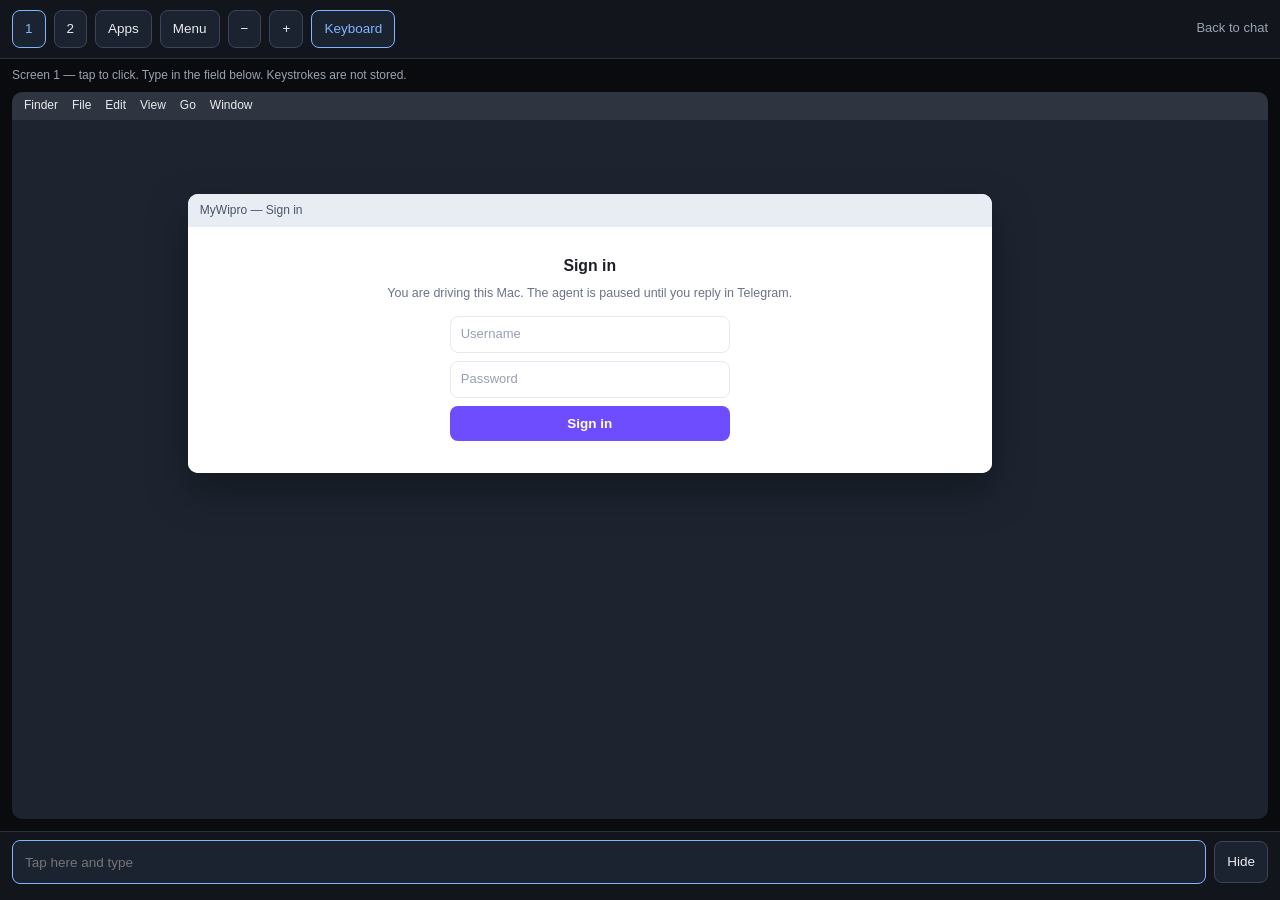
<file: research/desktop.html>
<!doctype html>
<html lang="en">
<head>
  <meta charset="utf-8">
  <meta name="viewport" content="width=device-width, initial-scale=1">
  <title>Live desktop — Control Machine</title>
  <link rel="stylesheet" href="mock.css">
</head>
<body>
  <div class="desk-page">
    <div class="desk-bar">
      <button type="button" class="on">1</button>
      <button type="button">2</button>
      <button type="button" id="apps">Apps</button>
      <button type="button">Menu</button>
      <button type="button">−</button>
      <button type="button">+</button>
      <button type="button" id="keys" class="on">Keyboard</button>
      <a href="chat.html" style="margin-left:auto;color:#9aa3b2;font-size:13px">Back to chat</a>
    </div>
    <div class="desk-status" id="status">Screen 1 — tap to click. Type in the field below. Keystrokes are not stored.</div>
    <div class="desk-screen" id="screen">
      <div class="menubar"><span>Finder</span><span>File</span><span>Edit</span><span>View</span><span>Go</span><span>Window</span></div>
      <div class="win">
        <div class="win-bar">MyWipro — Sign in</div>
        <div class="login-page">
          <h3>Sign in</h3>
          <p>You are driving this Mac. The agent is paused until you reply in Telegram.</p>
          <div class="fake-input">Username</div>
          <div class="fake-input">Password</div>
          <div class="fake-submit">Sign in</div>
        </div>
      </div>
      <div class="cursor-dot" id="dot" hidden></div>
    </div>
    <div id="composer" style="display:flex;gap:8px;align-items:center;padding:8px 12px 16px;background:#12151c;border-top:1px solid #2a3140">
      <input id="keys-field" placeholder="Tap here and type" aria-label="Type on this Mac" style="flex:1;height:44px;padding:10px 12px;color:#e8eaed;background:#1b2230;border:1px solid #7cb7ff;border-radius:8px">
      <button type="button" id="hide" style="border:1px solid #3d4658;background:#1b2230;color:#e8eaed;border-radius:8px;padding:10px 12px">Hide</button>
    </div>
  </div>
  <script>
    const screen = document.getElementById("screen");
    const dot = document.getElementById("dot");
    const status = document.getElementById("status");
    screen.addEventListener("click", (ev) => {
      const rect = screen.getBoundingClientRect();
      dot.hidden = false;
      dot.style.left = (ev.clientX - rect.left - 9) + "px";
      dot.style.top = (ev.clientY - rect.top - 9) + "px";
      status.textContent = "Clicked on screen 1. The agent is still paused.";
    });
    document.getElementById("keys").addEventListener("click", () => {
      document.getElementById("keys-field").focus();
    });
    document.getElementById("hide").addEventListener("click", () => {
      document.getElementById("composer").style.display = "none";
      document.getElementById("keys").classList.remove("on");
      status.textContent = "Keyboard hidden. Tap Keyboard to type.";
    });
    document.getElementById("apps").addEventListener("click", (ev) => {
      ev.currentTarget.classList.toggle("on");
      status.textContent = ev.currentTarget.classList.contains("on")
        ? "All windows — tap Apps again to close."
        : "Apps hidden.";
    });
  </script>
</body>
</html>
</file>
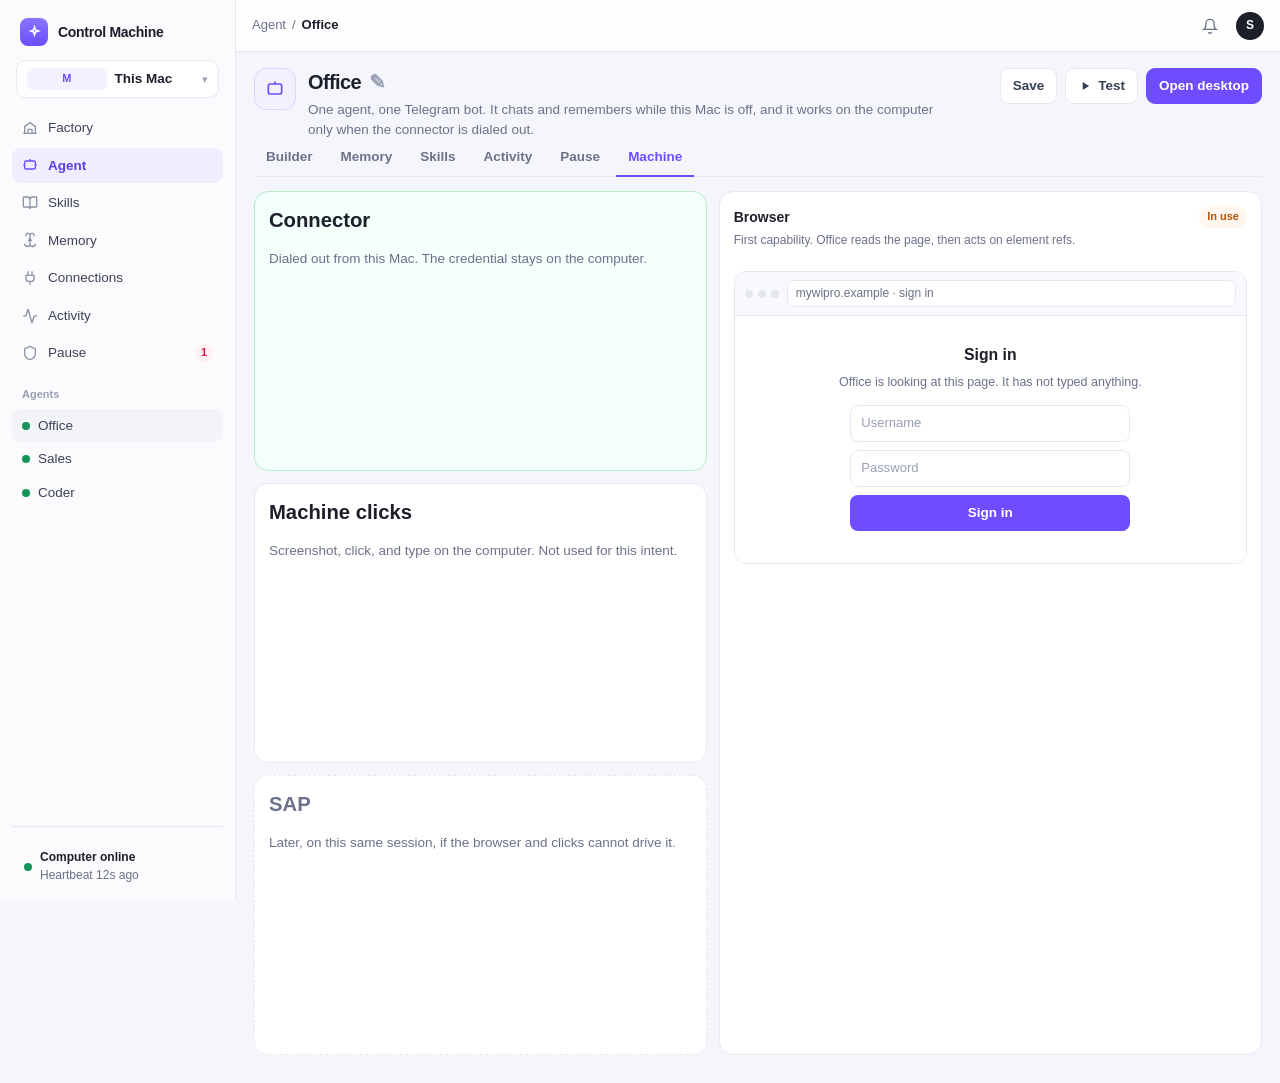
<file: research/machine.html>
<!doctype html>
<html lang="en">
<head>
  <meta charset="utf-8">
  <meta http-equiv="refresh" content="0; url=index.html#machine">
  <title>Machine — Control Machine</title>
</head>
<body><p><a href="index.html#machine">Open machine</a></p></body>
</html>
</file>
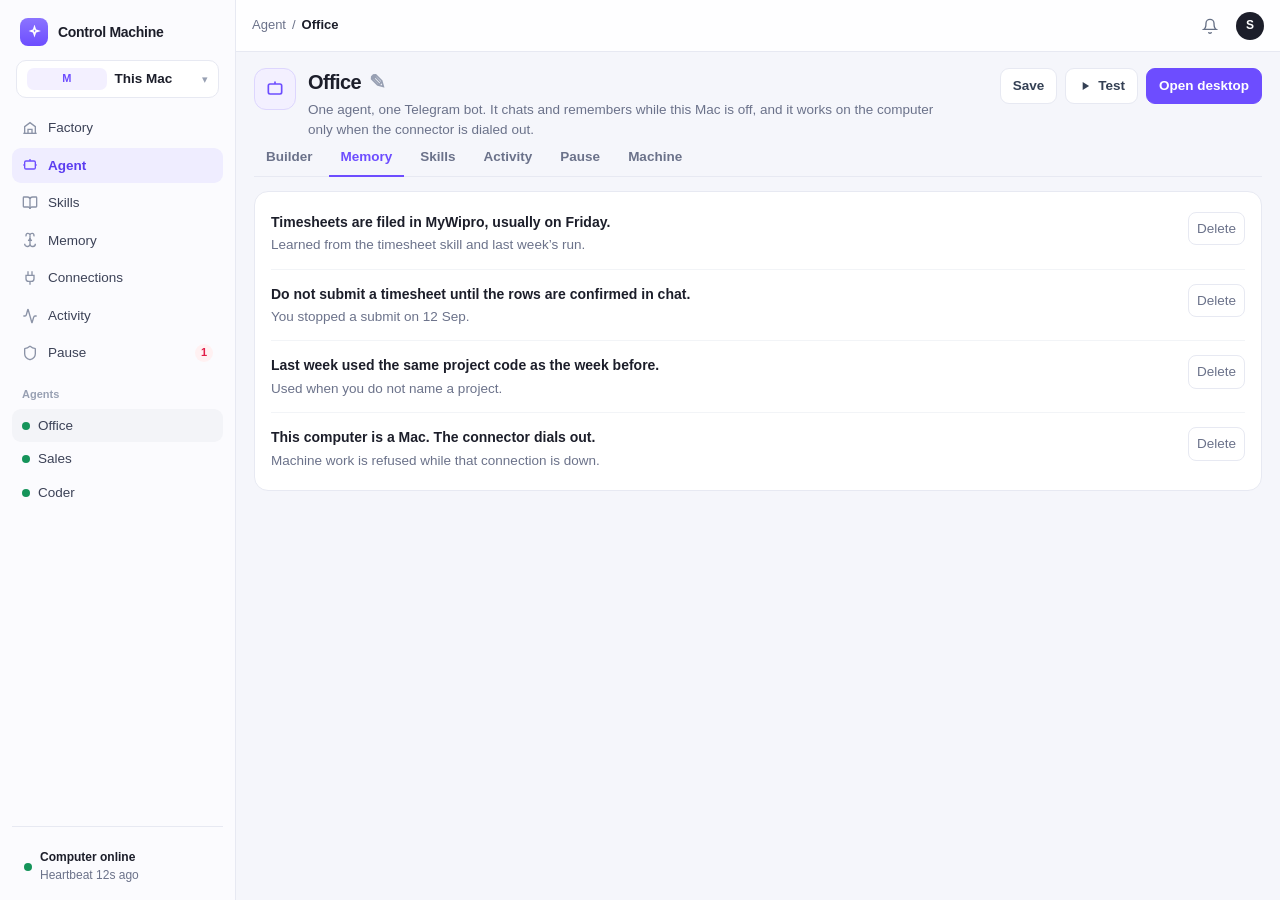
<file: research/memory.html>
<!doctype html>
<html lang="en">
<head>
  <meta charset="utf-8">
  <meta http-equiv="refresh" content="0; url=index.html#memory">
  <title>Memory — Control Machine</title>
</head>
<body><p><a href="index.html#memory">Open memory</a></p></body>
</html>
</file>
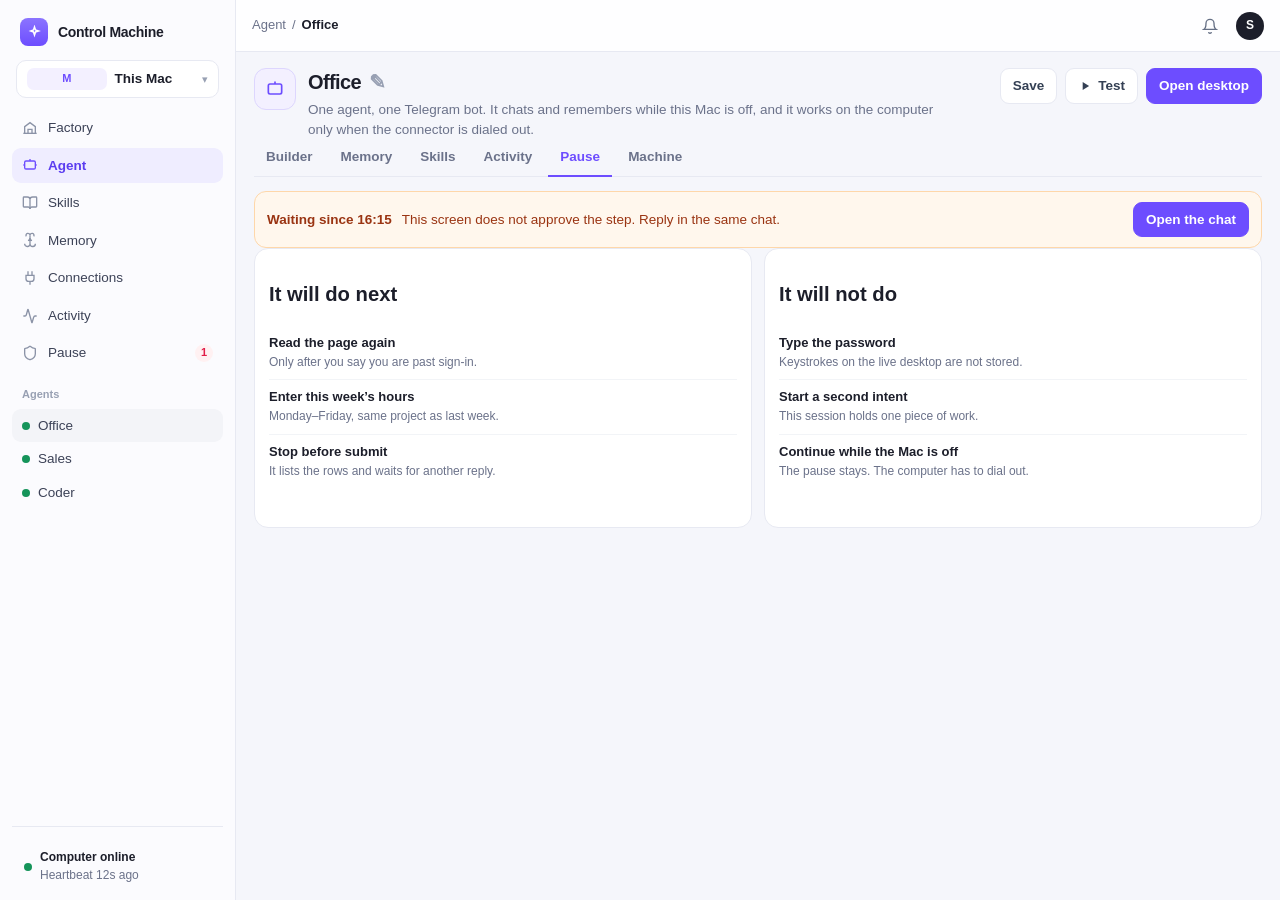
<file: research/pause.html>
<!doctype html>
<html lang="en">
<head>
  <meta charset="utf-8">
  <meta http-equiv="refresh" content="0; url=index.html#pause">
  <title>Pause — Control Machine</title>
</head>
<body><p><a href="index.html#pause">Open pause</a></p></body>
</html>
</file>
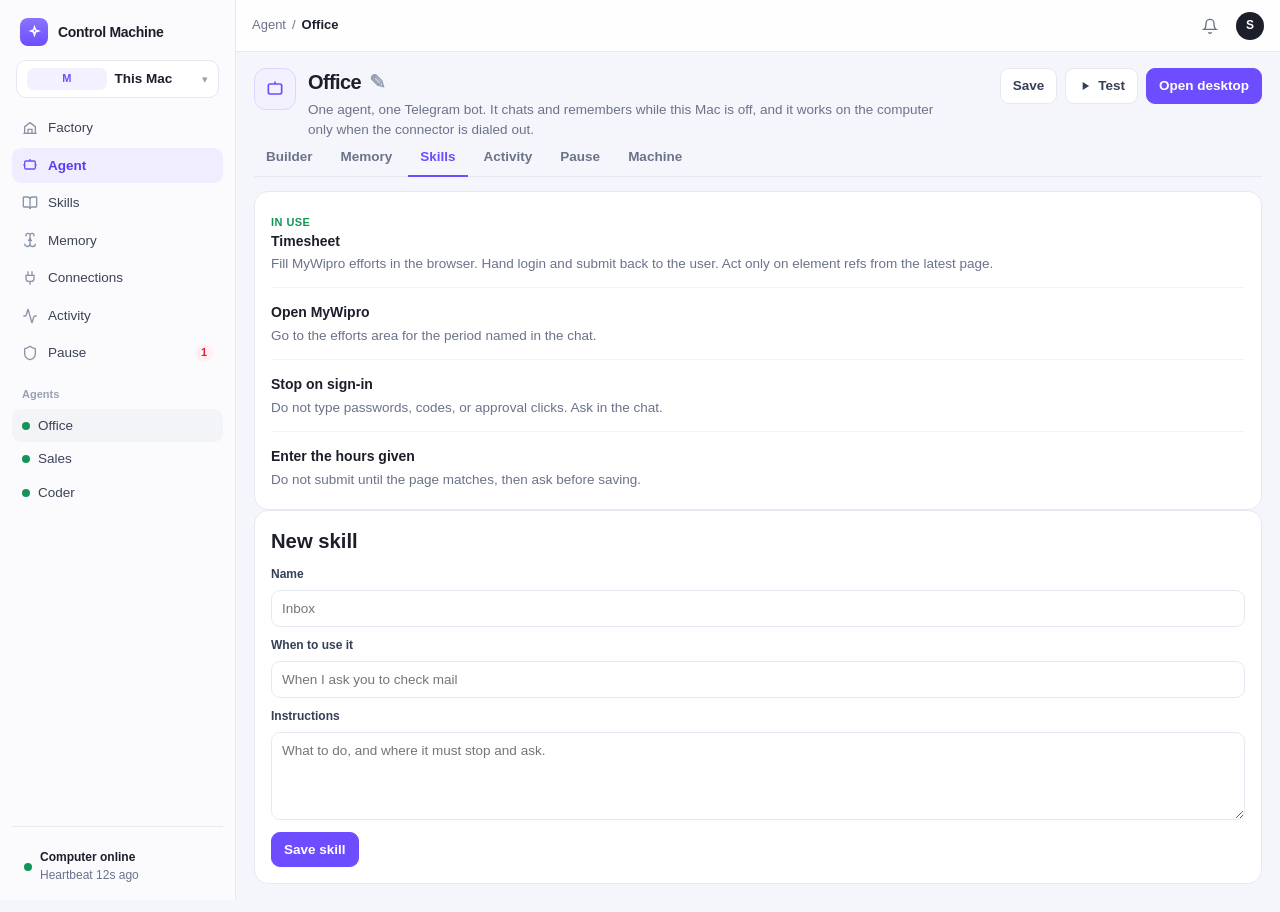
<file: research/skills.html>
<!doctype html>
<html lang="en">
<head>
  <meta charset="utf-8">
  <meta http-equiv="refresh" content="0; url=index.html#skills">
  <title>Skills — Control Machine</title>
</head>
<body><p><a href="index.html#skills">Open skills</a></p></body>
</html>
</file>
<file: research/mock.css>
:root {
  --ink: #1c1e2a;
  --muted: #6b728a;
  --faint: #98a0b3;
  --line: #e7e9f2;
  --bg: #f5f6fb;
  --white: #ffffff;
  --purple: #6d4dff;
  --purple-dark: #5b3df0;
  --purple-soft: #f3f0ff;
  --purple-line: #ddd6fe;
  --green: #15945a;
  --green-soft: #e9f8ef;
  --green-line: #b7ebc9;
  --amber: #b45309;
  --amber-soft: #fff7ed;
  --amber-line: #fed7aa;
  --sidebar: 236px;
  --inspector: 320px;
  --font: Inter, "Helvetica Neue", Helvetica, Arial, sans-serif;
}

* { box-sizing: border-box; }
html, body { margin: 0; height: 100%; }
body {
  background: var(--bg);
  color: var(--ink);
  font: 13.5px/1.45 var(--font);
  -webkit-font-smoothing: antialiased;
}
button, input, textarea, select { font: inherit; color: inherit; }
a { color: inherit; text-decoration: none; }
button { cursor: pointer; }
[hidden] { display: none !important; }

.shell { display: grid; grid-template-columns: var(--sidebar) minmax(0, 1fr); min-height: 100%; }

.sidebar {
  background: #fbfbfe;
  border-right: 1px solid var(--line);
  padding: 14px 12px 16px;
  display: flex;
  flex-direction: column;
  position: sticky;
  top: 0;
  height: 100vh;
}
.brand { display: flex; align-items: center; gap: 10px; padding: 4px 8px 14px; }
.brand-mark {
  width: 28px; height: 28px; border-radius: 8px;
  display: grid; place-items: center;
  background: linear-gradient(180deg, #8b74ff, #6d4dff);
  color: white;
}
.brand-name { font-weight: 700; font-size: 14px; letter-spacing: -0.02em; }
.workspace {
  margin: 0 4px 12px;
  display: flex; align-items: center; gap: 8px;
  border: 1px solid var(--line); background: white; border-radius: 10px;
  padding: 7px 10px; color: var(--ink); width: calc(100% - 8px);
}
.ws-dot {
  width: 22px; height: 22px; border-radius: 7px; background: var(--purple-soft); color: var(--purple);
  display: grid; place-items: center; font-size: 11px; font-weight: 700;
}
.workspace span { flex: 1; text-align: left; font-weight: 600; }
.workspace small { color: var(--faint); }

.nav-link {
  display: flex; align-items: center; gap: 10px;
  width: 100%; text-align: left;
  padding: 8px 10px; border-radius: 9px; border: 0; background: transparent;
  color: #3c4257; margin-bottom: 2px;
}
.nav-link svg { color: #8b93a7; flex: none; }
.nav-link:hover { background: #f3f4f8; }
.nav-link.is-here { background: #efedff; color: var(--purple-dark); font-weight: 650; }
.nav-link.is-here svg { color: var(--purple); }
.nav-link .badge {
  margin-left: auto; min-width: 18px; height: 18px; padding: 0 5px;
  border-radius: 999px; background: #fff1f2; color: #e11d48;
  font-size: 11px; font-weight: 700; display: grid; place-items: center;
}
.nav-label {
  margin: 14px 10px 6px;
  font-size: 11px; font-weight: 650; color: var(--faint);
}
.recent {
  display: flex; align-items: center; gap: 8px;
  padding: 7px 10px; border-radius: 9px; color: #3c4257; border: 0; background: transparent; width: 100%; text-align: left;
}
.recent:hover, .recent.is-here { background: #f3f4f8; }
.recent i { width: 8px; height: 8px; border-radius: 50%; background: var(--green); flex: none; }
.sidebar-foot {
  margin-top: auto; padding: 12px 8px 0; border-top: 1px solid var(--line);
}
.side-status { display: flex; align-items: center; gap: 8px; padding: 10px 4px 0; font-size: 12px; color: var(--muted); }
.side-status b { color: var(--ink); font-weight: 650; display: block; }
.led { width: 8px; height: 8px; border-radius: 50%; background: var(--green); flex: none; }
body.is-offline .led { background: #cbd5e1; }

.workspace-col { min-width: 0; display: flex; flex-direction: column; min-height: 100vh; }
.topbar {
  height: 52px; flex: none;
  display: flex; align-items: center; gap: 10px;
  padding: 0 16px; background: rgba(255,255,255,.9);
  border-bottom: 1px solid var(--line);
  position: sticky; top: 0; z-index: 5;
}
.crumb { color: var(--muted); display: flex; align-items: center; gap: 6px; font-size: 13px; }
.crumb strong { color: var(--ink); font-weight: 600; }
.topbar-spacer { flex: 1; }
.icon-quiet {
  width: 32px; height: 32px; border-radius: 8px; border: 0; background: transparent; color: #667085;
  display: grid; place-items: center;
}
.icon-quiet:hover { background: #f3f4f8; }
.avatar {
  width: 28px; height: 28px; border-radius: 50%;
  background: #1c1e2a; color: white; display: grid; place-items: center;
  font-size: 12px; font-weight: 700;
}

.page { padding: 16px 18px 28px; display: flex; flex-direction: column; gap: 14px; }
.agent-head { display: flex; align-items: flex-start; gap: 12px; }
.agent-avatar {
  width: 42px; height: 42px; border-radius: 12px;
  background: var(--purple-soft); color: var(--purple);
  display: grid; place-items: center; border: 1px solid var(--purple-line); flex: none;
}
.agent-head h1 { margin: 0; font-size: 20px; letter-spacing: -0.03em; display: flex; align-items: center; gap: 8px; }
.agent-head h1 button { border: 0; background: transparent; color: var(--faint); padding: 0; }
.agent-head p { margin: 3px 0 0; color: var(--muted); max-width: 640px; }
.head-actions { margin-left: auto; display: flex; gap: 8px; align-items: center; flex: none; }
.btn {
  display: inline-flex; align-items: center; gap: 6px;
  border: 1px solid var(--line); background: white; border-radius: 9px;
  padding: 7px 12px; font-weight: 600; color: #344054;
}
.btn:hover { background: #fafafe; }
.btn.primary { background: var(--purple); border-color: var(--purple); color: white; }
.btn.primary:hover { background: var(--purple-dark); }
.btn.ghost { background: transparent; }

.tabs { display: flex; gap: 4px; border-bottom: 1px solid var(--line); }
.tabs button {
  border: 0; background: transparent; padding: 8px 12px; color: var(--muted); font-weight: 600;
  border-bottom: 2px solid transparent; margin-bottom: -1px; border-radius: 0;
}
.tabs button.is-here { color: var(--purple); border-bottom-color: var(--purple); }

.builder { display: grid; grid-template-columns: minmax(0, 1fr) var(--inspector); gap: 12px; align-items: start; }
.canvas-card, .panel, .card {
  background: white; border: 1px solid var(--line); border-radius: 14px;
}
.canvas-card { overflow: hidden; }
.canvas-bar {
  display: flex; align-items: center; gap: 10px;
  padding: 12px 14px; border-bottom: 1px solid var(--line);
}
.canvas-bar h2 { margin: 0; font-size: 14px; }
.canvas-bar p { margin: 2px 0 0; color: var(--muted); font-size: 12px; }
.canvas-actions { margin-left: auto; display: flex; gap: 8px; }
.canvas {
  position: relative;
  min-height: 360px;
  background-color: #fbfbfe;
  background-image: radial-gradient(#dfe3ee 1.1px, transparent 1.1px);
  background-size: 18px 18px;
}
.flow {
  min-height: 360px;
  display: flex; align-items: center; justify-content: center;
  padding: 28px 16px 48px; gap: 0;
}
.node {
  width: 168px; background: white; border: 1px solid #e6e8f2; border-radius: 12px;
  padding: 10px 12px; display: flex; gap: 8px; align-items: flex-start;
  box-shadow: 0 1px 2px rgba(16, 24, 40, .05);
  text-align: left; position: relative;
}
.node:hover { border-color: #cfc6ff; }
.node.selected { border-color: var(--purple); box-shadow: 0 0 0 3px rgba(109, 77, 255, .16); }
.node h3 { margin: 0; font-size: 13px; font-weight: 700; }
.node p { margin: 2px 0 0; color: var(--muted); font-size: 11.5px; }
.node-ico {
  width: 28px; height: 28px; border-radius: 8px; flex: none;
  display: grid; place-items: center; background: var(--purple-soft); color: var(--purple);
}
.node-ico.green { background: var(--green-soft); color: var(--green); }
.node-ico.amber { background: var(--amber-soft); color: var(--amber); }
.node-ico.slate { background: #f2f4f7; color: #475467; }
.check {
  position: absolute; top: 8px; right: 8px;
  width: 16px; height: 16px; border-radius: 50%;
  background: var(--green-soft); color: var(--green);
  display: grid; place-items: center;
}
.check.wait { background: var(--amber-soft); color: var(--amber); }
.wire { width: 28px; height: 2px; background: #d5d9e8; flex: none; position: relative; }
.wire::after {
  content: ""; position: absolute; right: -1px; top: -4px;
  border: 5px solid transparent; border-left: 6px solid #d5d9e8;
}
.branch { display: flex; align-items: center; }
.bracket {
  width: 18px; align-self: stretch;
  border: 2px solid #d5d9e8; border-left: 0; border-radius: 0 12px 12px 0;
  margin: 28px 8px 28px 0;
}
.stack { display: flex; flex-direction: column; gap: 10px; }
.zoom {
  position: absolute; left: 12px; bottom: 12px;
  display: flex; gap: 4px; background: white; border: 1px solid var(--line);
  border-radius: 10px; padding: 4px;
}
.zoom button {
  width: 28px; height: 28px; border: 0; background: transparent; border-radius: 7px; color: #667085;
}
.zoom button:hover { background: #f3f4f8; }

.inspector { padding: 0; overflow: hidden; }
.inspector-tabs { display: flex; border-bottom: 1px solid var(--line); }
.inspector-tabs button {
  flex: 1; border: 0; background: transparent; padding: 11px 8px; font-weight: 650; color: var(--muted);
  border-bottom: 2px solid transparent; margin-bottom: -1px;
}
.inspector-tabs button.is-here { color: var(--purple); border-bottom-color: var(--purple); }
.inspector-body { padding: 14px; display: flex; flex-direction: column; gap: 12px; }
.field { display: flex; flex-direction: column; gap: 6px; }
.field span { font-size: 12px; font-weight: 650; color: #344054; }
.field input, .field textarea, .field select {
  width: 100%; border: 1px solid var(--line); border-radius: 9px; padding: 8px 10px; background: white;
}
.field textarea { min-height: 88px; resize: vertical; }
.field input:focus, .field textarea:focus, .field select:focus {
  outline: 2px solid #ddd6fe; border-color: var(--purple);
}
.swatches { display: flex; gap: 6px; }
.swatches button {
  width: 18px; height: 18px; border-radius: 50%; border: 2px solid white;
  box-shadow: 0 0 0 1px #e5e7eb; padding: 0;
}
.swatches button.on { box-shadow: 0 0 0 2px var(--purple); }
.tags { display: flex; flex-wrap: wrap; gap: 6px; }
.tag {
  background: var(--purple-soft); color: var(--purple-dark);
  border-radius: 999px; padding: 3px 8px; font-size: 12px; font-weight: 650;
}
.prompt {
  white-space: pre-wrap; background: #fafafe; border: 1px solid var(--line);
  border-radius: 10px; padding: 10px 12px; color: #344054; font-size: 12.5px; margin: 0;
}

.factory-head { display: flex; align-items: flex-end; justify-content: space-between; gap: 16px; }
.factory-head h1 { margin: 0; font-size: 22px; letter-spacing: -0.03em; }
.factory-head p { margin: 4px 0 0; color: var(--muted); max-width: 560px; }
.factory-grid { display: grid; grid-template-columns: repeat(3, minmax(0, 1fr)); gap: 12px; }
.agent-card {
  background: white; border: 1px solid var(--line); border-radius: 14px;
  padding: 16px; text-align: left; display: flex; flex-direction: column; gap: 6px;
  min-height: 220px; cursor: pointer;
}
.agent-card:hover { border-color: #cfc6ff; box-shadow: 0 8px 24px rgba(16, 24, 40, .06); }
.agent-card .mark {
  width: 36px; height: 36px; border-radius: 10px; display: grid; place-items: center;
  font-weight: 750; font-size: 14px;
}
.agent-card h2 { margin: 8px 0 0; font-size: 16px; letter-spacing: -0.02em; }
.agent-card .desc { margin: 0; color: var(--muted); flex: 1; font-size: 13px; }
.agent-card .meta { display: flex; gap: 6px; flex-wrap: wrap; margin-top: 8px; }
.agent-card .open {
  margin-top: 10px; color: var(--purple); font-weight: 700; font-size: 13px;
}
body.is-factory #agent-chrome { display: none; }

.bottom { display: grid; grid-template-columns: repeat(3, minmax(0, 1fr)); gap: 12px; }
.panel { padding: 14px; min-height: 280px; display: flex; flex-direction: column; }
.panel-h { display: flex; align-items: center; gap: 8px; margin-bottom: 4px; }
.panel-h h2 { margin: 0; font-size: 14px; }
.panel-h p { margin: 2px 0 0; }
.panel .sub { color: var(--muted); font-size: 12px; margin: 0 0 10px; }
.panel-h .push { margin-left: auto; display: flex; align-items: center; gap: 8px; }
.linkish { border: 0; background: transparent; color: var(--purple); font-weight: 700; padding: 0; }

.switch {
  width: 36px; height: 20px; border-radius: 99px; border: 0; background: #e5e7eb; position: relative; padding: 0;
}
.switch i {
  position: absolute; top: 2px; left: 2px; width: 16px; height: 16px; border-radius: 50%; background: white;
  transition: transform .15s ease;
}
.switch.on { background: var(--purple); }
.switch.on i { transform: translateX(16px); }

.row-item {
  display: flex; align-items: center; gap: 10px;
  padding: 8px 0; border-top: 1px solid #f2f4f7;
}
.row-item:first-of-type { border-top: 0; }
.row-item h3 { margin: 0; font-size: 13px; font-weight: 650; }
.row-item p { margin: 1px 0 0; color: var(--muted); font-size: 12px; }
.pill {
  margin-left: auto; font-size: 11px; font-weight: 700;
  background: var(--green-soft); color: var(--green); border-radius: 999px; padding: 3px 8px; white-space: nowrap;
}
.pill.off { background: #f2f4f7; color: #667085; }
.pill.wait { background: var(--amber-soft); color: var(--amber); }
.ico {
  width: 28px; height: 28px; border-radius: 8px; flex: none;
  display: grid; place-items: center; background: #f4f5f8; color: #475467;
}
.checkline { display: flex; align-items: center; gap: 8px; padding: 6px 10px; border-radius: 8px; }
.checkline.on { background: #f6f4ff; }
.checkline input { accent-color: var(--purple); }

.list-card { background: white; border: 1px solid var(--line); border-radius: 14px; padding: 6px 16px; }
.mem-row, .skill-block { display: flex; gap: 12px; align-items: flex-start; padding: 14px 0; border-top: 1px solid #f2f4f7; }
.mem-row:first-child, .skill-block:first-child { border-top: 0; }
.mem-row h3, .skill-block h3 { margin: 0; font-size: 14px; }
.mem-row p, .skill-block p { margin: 3px 0 0; color: var(--muted); }
.icon-btn {
  margin-left: auto; border: 1px solid var(--line); background: white; border-radius: 8px;
  padding: 6px 8px; color: var(--muted);
}
.icon-btn:hover { color: #b42318; border-color: #fecdca; }

.timeline { display: flex; flex-direction: column; }
.event { display: grid; grid-template-columns: 64px 14px minmax(0, 1fr); gap: 10px; }
.event time { color: var(--faint); font-size: 12px; text-align: right; padding-top: 2px; }
.rail { display: flex; flex-direction: column; align-items: center; }
.rail i { width: 9px; height: 9px; border-radius: 50%; border: 2px solid #d0d5dd; margin-top: 4px; background: white; }
.rail span { width: 1px; flex: 1; background: #eaecf0; min-height: 22px; }
.event:last-child .rail span { display: none; }
.event.said .rail i { border-color: var(--purple); }
.event.tried .rail i { border-color: var(--green); background: var(--green); }
.event.decided .rail i { border-color: var(--amber); background: var(--amber); }
.event .body { padding-bottom: 14px; }
.kind { font-size: 11px; font-weight: 800; letter-spacing: .04em; text-transform: uppercase; margin: 0; }
.kind.said { color: var(--purple); }
.kind.tried { color: var(--green); }
.kind.decided { color: var(--amber); }

.browser {
  margin-top: 12px; border: 1px solid var(--line); border-radius: 12px; overflow: hidden;
}
.browser-bar {
  display: flex; align-items: center; gap: 8px; padding: 8px 10px; background: #f8f9fc; border-bottom: 1px solid var(--line);
}
.dots { display: flex; gap: 5px; }
.dots i { width: 8px; height: 8px; border-radius: 50%; background: #e4e7ec; display: block; }
.url { flex: 1; background: white; border: 1px solid var(--line); border-radius: 7px; padding: 4px 8px; color: var(--muted); font-size: 12px; }
.login-page { padding: 28px 16px 32px; text-align: center; background: white; }
.login-page h3 { margin: 0 0 6px; }
.login-page p { margin: 0 0 14px; color: var(--muted); font-size: 12.5px; }
.fake-input {
  max-width: 280px; margin: 0 auto 8px; text-align: left;
  border: 1px solid var(--line); border-radius: 8px; padding: 8px 10px; color: var(--faint); font-size: 13px;
}
.fake-submit {
  max-width: 280px; margin: 8px auto 0; background: var(--purple); color: white;
  border-radius: 8px; padding: 8px; font-weight: 700;
}
.later { border-style: dashed; }

.runbar {
  display: flex; align-items: center; gap: 10px;
  background: var(--amber-soft); border: 1px solid var(--amber-line); color: #9a3412;
  border-radius: 12px; padding: 10px 12px; font-weight: 600;
}
.runbar span { font-weight: 500; color: #9a3412; }
.runbar.idle { background: #f8fafc; border-color: var(--line); color: var(--ink); }
.runbar.idle span { color: var(--muted); }
.runbar .btn { margin-left: auto; }

.menu {
  position: absolute; right: 14px; top: 52px; z-index: 3;
  background: white; border: 1px solid var(--line); border-radius: 12px;
  box-shadow: 0 12px 32px rgba(16, 24, 40, .12); width: 220px; padding: 6px;
}
.menu button {
  width: 100%; text-align: left; border: 0; background: transparent; border-radius: 8px; padding: 8px 10px;
}
.menu button:hover { background: #f6f4ff; }
.menu strong { display: block; }
.menu em { font-style: normal; color: var(--muted); font-size: 12px; }

body.is-offline .online-only { display: none; }
.offline-only { display: none; }
body.is-offline .offline-only { display: block; }

.phone-page {
  min-height: 100%; display: grid; place-items: center; padding: 32px 16px 48px;
  background: radial-gradient(900px 380px at 50% -10%, #efeaff, transparent 55%), var(--bg);
}
.phone-wrap { width: min(420px, 100%); }
.phone-top { display: flex; justify-content: space-between; align-items: baseline; margin-bottom: 14px; }
.phone-top a { color: var(--purple); font-weight: 700; }
.phone { background: #0f172a; border-radius: 36px; padding: 12px; box-shadow: 0 24px 60px rgba(15, 23, 42, .18); }
.phone-screen { background: #e7ebf0; border-radius: 26px; overflow: hidden; min-height: 680px; display: flex; flex-direction: column; }
.tg-bar { background: #517da2; color: white; padding: 14px; display: flex; gap: 10px; align-items: center; }
.tg-avatar { width: 36px; height: 36px; border-radius: 50%; background: #ddd6fe; color: #5b3df0; display: grid; place-items: center; font-weight: 800; }
.tg-bar strong { display: block; }
.tg-bar span { font-size: 12px; opacity: .85; }
.thread { padding: 14px 12px; display: flex; flex-direction: column; gap: 8px; flex: 1; }
.bubble { max-width: 86%; padding: 8px 12px; border-radius: 14px; font-size: 14px; line-height: 1.4; }
.bubble.out { align-self: flex-end; background: #eef7e3; border-bottom-right-radius: 4px; }
.bubble.in { align-self: flex-start; background: white; border-bottom-left-radius: 4px; }
.bubble .time { display: block; text-align: right; color: #7d8b99; font-size: 11px; margin-top: 4px; }
.bubble.pause-bubble { border: 1px solid var(--amber-line); background: #fffbf5; }
.tg-actions a { display: block; text-align: center; background: white; color: #3b82c4; border-radius: 10px; padding: 8px; font-weight: 700; margin-top: 8px; border: 1px solid #dbe7f3; }
.tg-compose { background: white; margin: 0 10px 12px; border-radius: 18px; padding: 10px 14px; color: #94a3b8; }
.kicker { margin: 0; color: var(--muted); font-size: 12px; }
.note { color: var(--faint); font-size: 12px; }

.desk-page { min-height: 100%; background: #090b0f; color: #e8eaed; display: flex; flex-direction: column; }
.desk-bar { display: flex; gap: 8px; align-items: center; padding: 10px 12px; background: #12151c; border-bottom: 1px solid #2a3140; flex-wrap: wrap; }
.desk-bar button, .desk-bar a.btn-d {
  border: 1px solid #3d4658; background: #1b2230; color: #e8eaed; border-radius: 8px; padding: 8px 12px;
}
.desk-bar button.on { border-color: #7cb7ff; color: #7cb7ff; }
.desk-status { font-size: 12px; color: #9aa3b2; padding: 8px 12px; }
.desk-screen { flex: 1; margin: 0 12px 12px; border-radius: 10px; overflow: hidden; background: #1d2430; min-height: 520px; position: relative; }
.menubar { height: 28px; background: rgba(255,255,255,.08); display: flex; align-items: center; gap: 14px; padding: 0 12px; font-size: 12px; }
.win { position: absolute; left: 14%; top: 14%; width: 64%; background: #f8fafc; color: var(--ink); border-radius: 10px; overflow: hidden; box-shadow: 0 18px 40px rgba(0,0,0,.35); }
.win-bar { background: #e8edf3; padding: 8px 12px; font-size: 12px; color: #475569; }
.cursor-dot { position: absolute; width: 18px; height: 18px; border: 2px solid #7cb7ff; border-radius: 50%; pointer-events: none; }

@media (max-width: 1100px) {
  .builder, .bottom, .factory-grid { grid-template-columns: 1fr; }
  .shell { grid-template-columns: 1fr; }
  .sidebar { position: relative; height: auto; }
}
</file>
